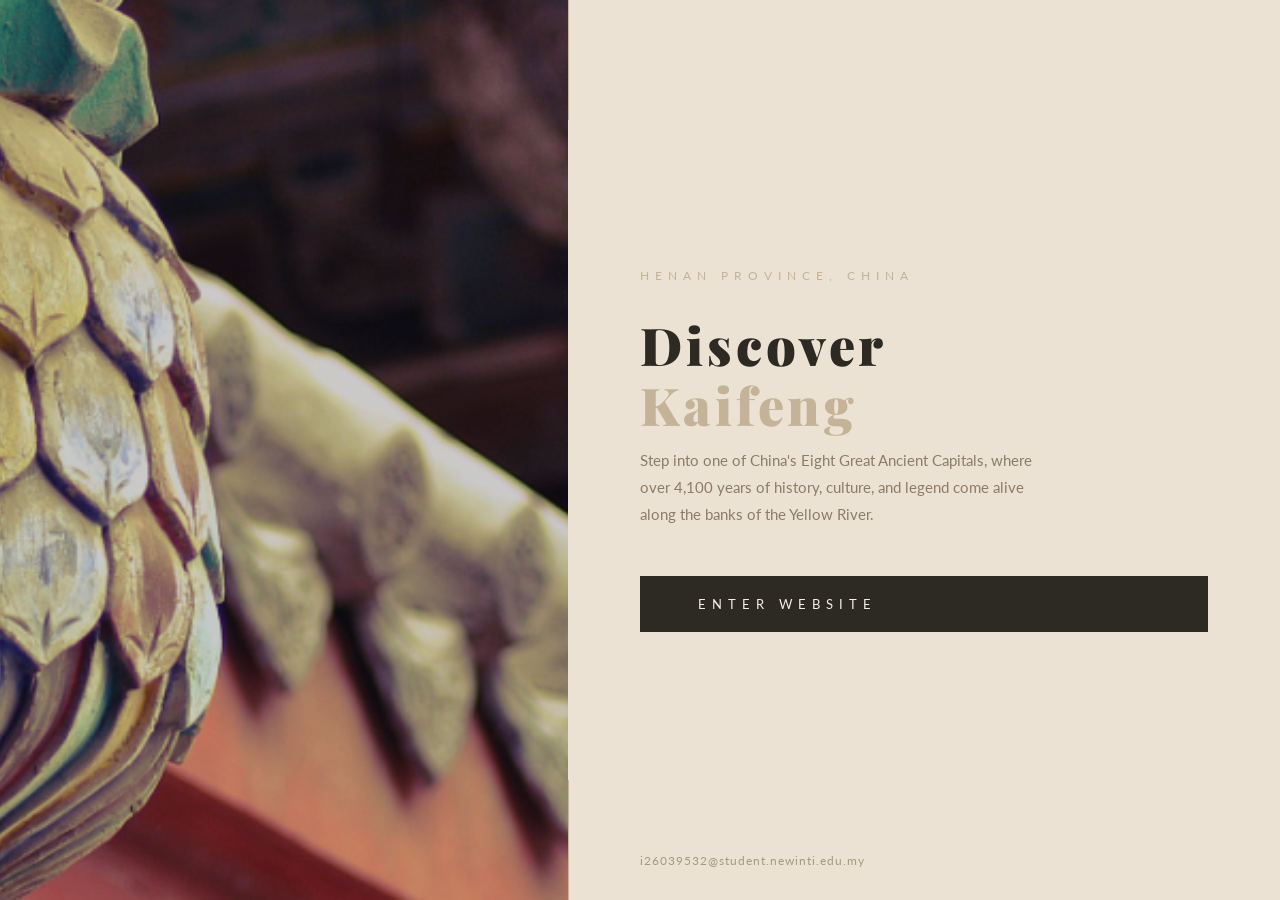
<file: index.html>
<!DOCTYPE html>
<html lang="en">
<head>
<!-- Google tag (gtag.js) -->
<script async src="https://www.googletagmanager.com/gtag/js?id=G-H61DDP8X4E"></script>
<script>
  window.dataLayer = window.dataLayer || [];
  function gtag(){dataLayer.push(arguments);}
  gtag('js', new Date());

  gtag('config', 'G-H61DDP8X4E');
</script>
    <meta charset="UTF-8">
    <meta name="viewport" content="width=device-width, initial-scale=1.0">
    <title>Discover Kaifeng</title>
    <link rel="stylesheet" href="./css/style.css">
</head>
<body>
    <div class="welcome-page">
        <div class="welcome-left">
            <img src="./images/banner2.png" alt="Kaifeng">
            <div class="welcome-left-overlay"></div>
        </div>
        <div class="welcome-right">
            <div class="welcome-tag">Henan Province, China</div>
            <h1>Discover <span>Kaifeng</span></h1>
            <p class="w-desc">Step into one of China's Eight Great Ancient Capitals, where over 4,100 years of history, culture, and legend come alive along the banks of the Yellow River.</p>
            <a href="./home.html" class="welcome-btn">Enter Website</a>
            <div class="welcome-email">i26039532@student.newinti.edu.my</div>
        </div>
    </div>
</body>
</html>
</file>
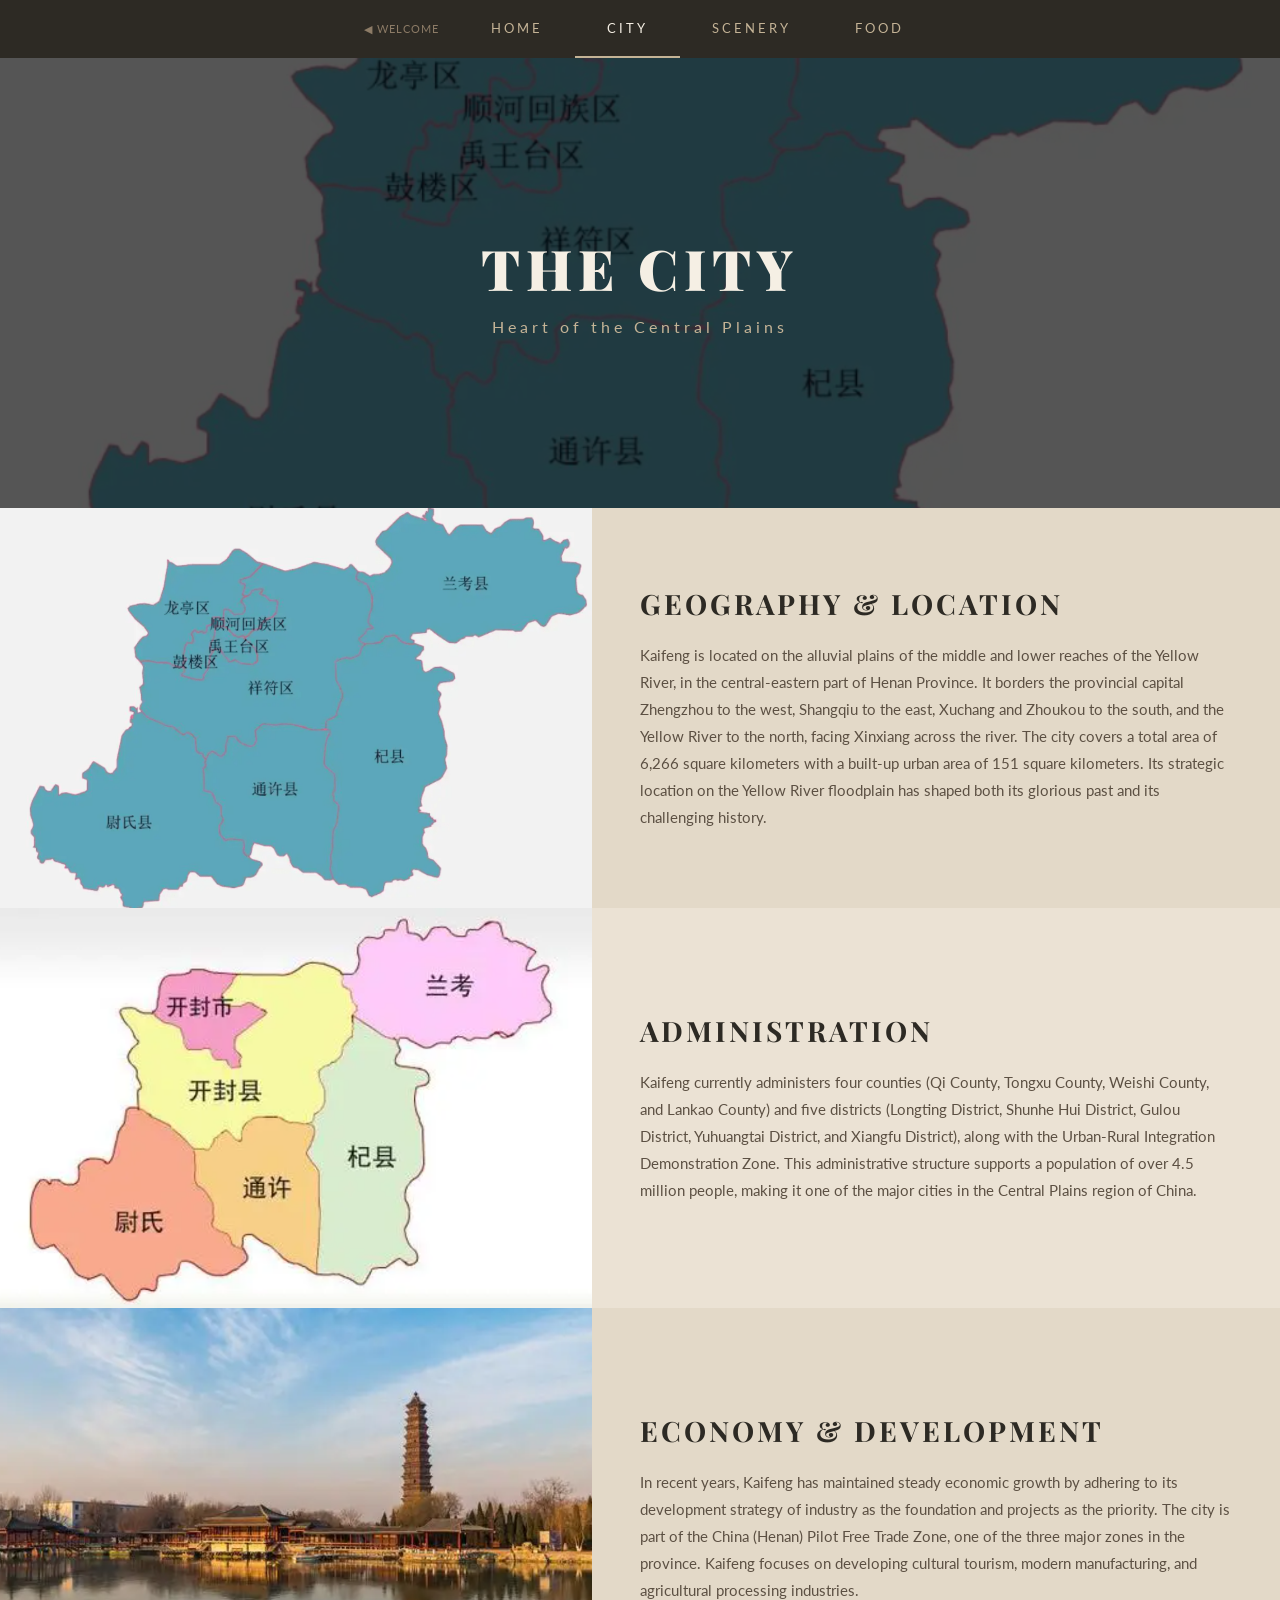
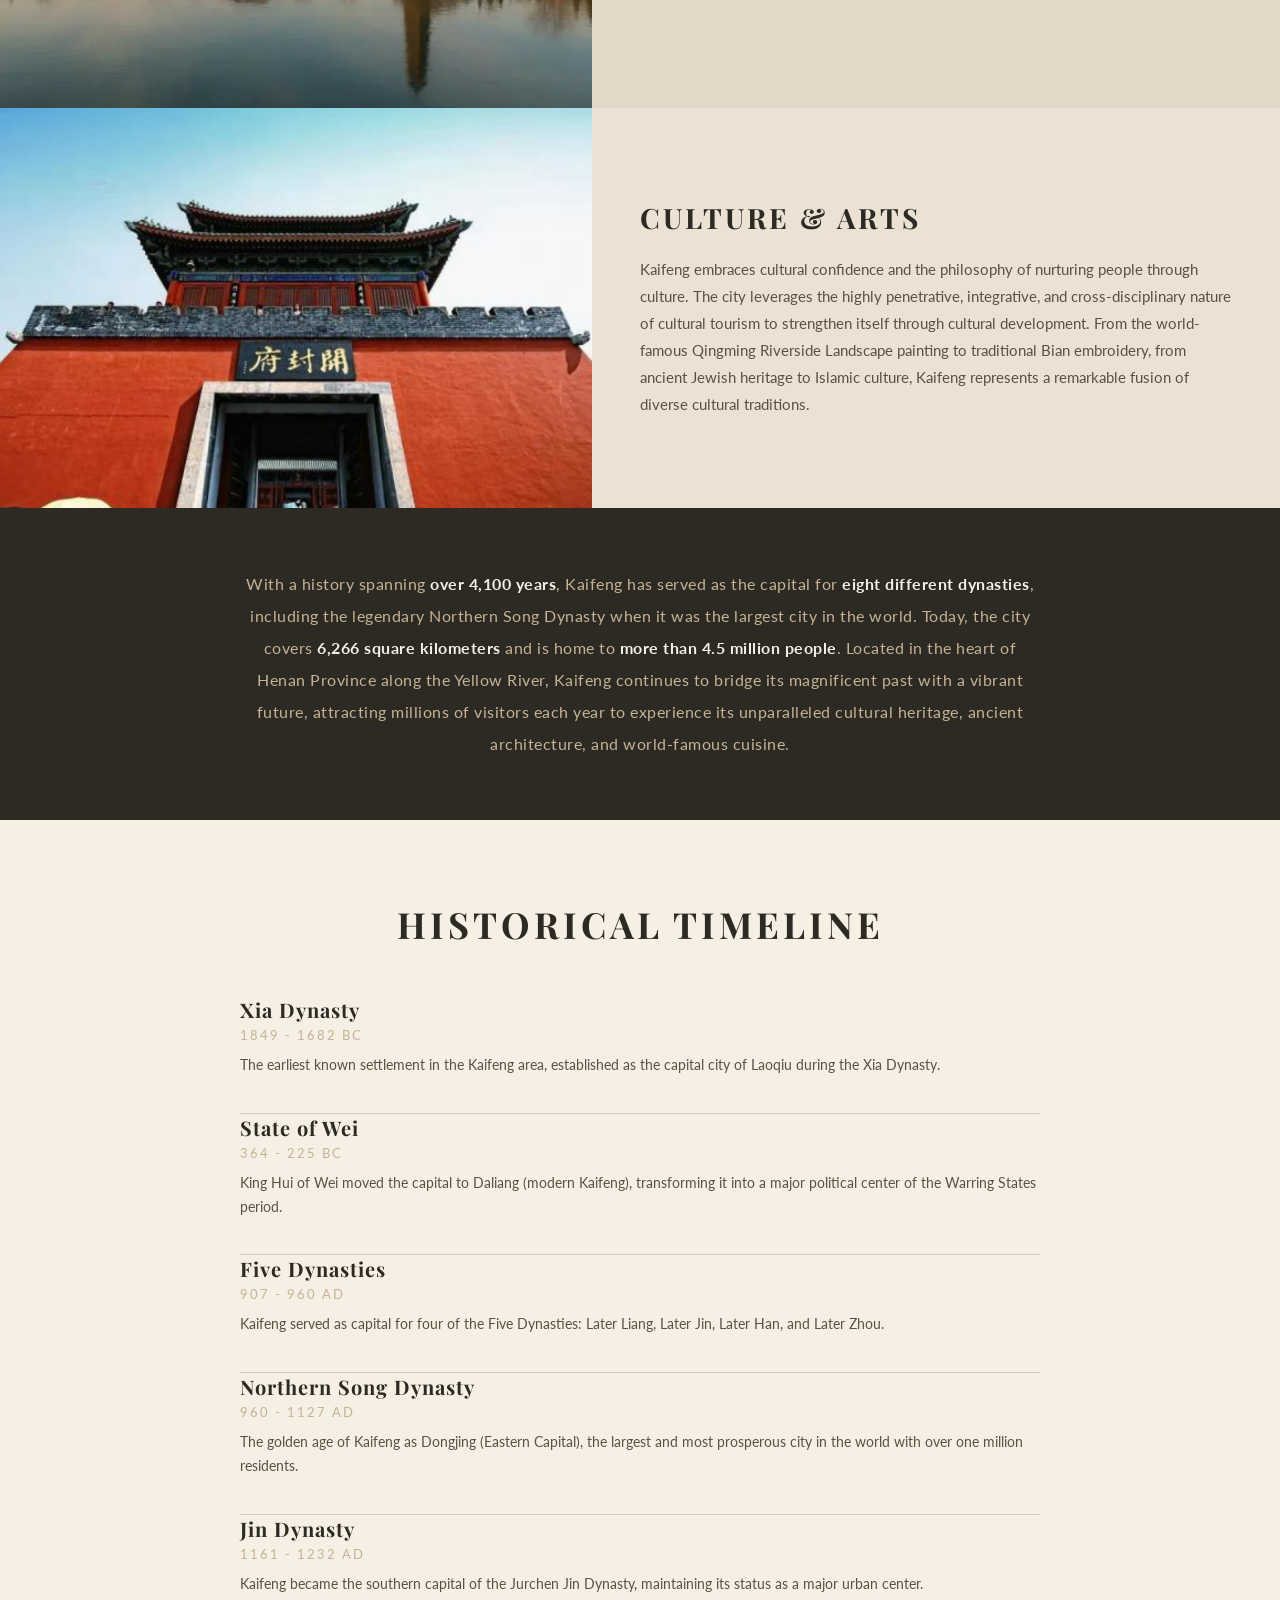
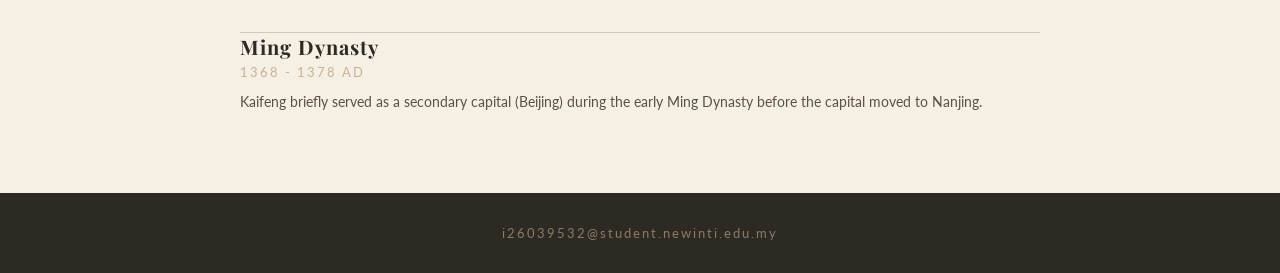
<file: city.html>
<!DOCTYPE html>
<html lang="en">
<head>
    <meta charset="UTF-8">
    <meta name="viewport" content="width=device-width, initial-scale=1.0">
    <title>Discover Kaifeng - City</title>
    <link rel="stylesheet" href="./css/style.css">
</head>
<body>
    <nav class="page-nav">
        <ul>
            <li class="nav-welcome"><a href="./index.html">&#9664; Welcome</a></li>
            <li><a href="./home.html">Home</a></li>
            <li><a href="./city.html" class="active">City</a></li>
            <li><a href="./scenery.html">Scenery</a></li>
            <li><a href="./food.html">Food</a></li>
        </ul>
    </nav>

    <section class="page-hero">
        <div class="page-hero-bg" style="background-image: url(./images/c1.png);"></div>
        <div class="page-hero-content">
            <h1>The City</h1>
            <p>Heart of the Central Plains</p>
        </div>
    </section>

    <div class="city-intro">
        <div class="city-block">
            <div class="city-block-img">
                <img src="./images/c1.png" alt="Kaifeng Geography">
            </div>
            <div class="city-block-text">
                <div>
                    <h3>Geography &amp; Location</h3>
                    <p>Kaifeng is located on the alluvial plains of the middle and lower reaches of the Yellow River, in the central-eastern part of Henan Province. It borders the provincial capital Zhengzhou to the west, Shangqiu to the east, Xuchang and Zhoukou to the south, and the Yellow River to the north, facing Xinxiang across the river. The city covers a total area of 6,266 square kilometers with a built-up urban area of 151 square kilometers. Its strategic location on the Yellow River floodplain has shaped both its glorious past and its challenging history.</p>
                </div>
            </div>
        </div>
        <div class="city-block">
            <div class="city-block-img">
                <img src="./images/c2.png" alt="Administrative Districts">
            </div>
            <div class="city-block-text">
                <div>
                    <h3>Administration</h3>
                    <p>Kaifeng currently administers four counties (Qi County, Tongxu County, Weishi County, and Lankao County) and five districts (Longting District, Shunhe Hui District, Gulou District, Yuhuangtai District, and Xiangfu District), along with the Urban-Rural Integration Demonstration Zone. This administrative structure supports a population of over 4.5 million people, making it one of the major cities in the Central Plains region of China.</p>
                </div>
            </div>
        </div>
        <div class="city-block">
            <div class="city-block-img">
                <img src="./images/c3.png" alt="Kaifeng Economy">
            </div>
            <div class="city-block-text">
                <div>
                    <h3>Economy &amp; Development</h3>
                    <p>In recent years, Kaifeng has maintained steady economic growth by adhering to its development strategy of industry as the foundation and projects as the priority. The city is part of the China (Henan) Pilot Free Trade Zone, one of the three major zones in the province. Kaifeng focuses on developing cultural tourism, modern manufacturing, and agricultural processing industries.</p>
                </div>
            </div>
        </div>
        <div class="city-block">
            <div class="city-block-img">
                <img src="./images/c4.png" alt="Kaifeng Culture">
            </div>
            <div class="city-block-text">
                <div>
                    <h3>Culture &amp; Arts</h3>
                    <p>Kaifeng embraces cultural confidence and the philosophy of nurturing people through culture. The city leverages the highly penetrative, integrative, and cross-disciplinary nature of cultural tourism to strengthen itself through cultural development. From the world-famous Qingming Riverside Landscape painting to traditional Bian embroidery, from ancient Jewish heritage to Islamic culture, Kaifeng represents a remarkable fusion of diverse cultural traditions.</p>
                </div>
            </div>
        </div>
    </div>

    <section class="city-stats-text">
        <div class="city-stats-text-container">
            <p>With a history spanning <strong>over 4,100 years</strong>, Kaifeng has served as the capital for <strong>eight different dynasties</strong>, including the legendary Northern Song Dynasty when it was the largest city in the world. Today, the city covers <strong>6,266 square kilometers</strong> and is home to <strong>more than 4.5 million people</strong>. Located in the heart of Henan Province along the Yellow River, Kaifeng continues to bridge its magnificent past with a vibrant future, attracting millions of visitors each year to experience its unparalleled cultural heritage, ancient architecture, and world-famous cuisine.</p>
        </div>
    </section>

    <section class="city-timeline">
        <div class="city-timeline-container">
            <div class="city-timeline-title">
                <h2>Historical Timeline</h2>
            </div>
            <div class="timeline-list">
                <div class="timeline-item">
                    <h4>Xia Dynasty</h4>
                    <div class="tl-date">1849 - 1682 BC</div>
                    <p>The earliest known settlement in the Kaifeng area, established as the capital city of Laoqiu during the Xia Dynasty.</p>
                </div>
                <div class="timeline-item">
                    <h4>State of Wei</h4>
                    <div class="tl-date">364 - 225 BC</div>
                    <p>King Hui of Wei moved the capital to Daliang (modern Kaifeng), transforming it into a major political center of the Warring States period.</p>
                </div>
                <div class="timeline-item">
                    <h4>Five Dynasties</h4>
                    <div class="tl-date">907 - 960 AD</div>
                    <p>Kaifeng served as capital for four of the Five Dynasties: Later Liang, Later Jin, Later Han, and Later Zhou.</p>
                </div>
                <div class="timeline-item">
                    <h4>Northern Song Dynasty</h4>
                    <div class="tl-date">960 - 1127 AD</div>
                    <p>The golden age of Kaifeng as Dongjing (Eastern Capital), the largest and most prosperous city in the world with over one million residents.</p>
                </div>
                <div class="timeline-item">
                    <h4>Jin Dynasty</h4>
                    <div class="tl-date">1161 - 1232 AD</div>
                    <p>Kaifeng became the southern capital of the Jurchen Jin Dynasty, maintaining its status as a major urban center.</p>
                </div>
                <div class="timeline-item">
                    <h4>Ming Dynasty</h4>
                    <div class="tl-date">1368 - 1378 AD</div>
                    <p>Kaifeng briefly served as a secondary capital (Beijing) during the early Ming Dynasty before the capital moved to Nanjing.</p>
                </div>
            </div>
        </div>
    </section>

    <footer class="page-footer">
        i26039532@student.newinti.edu.my
    </footer>
</body>
</html>
</file>
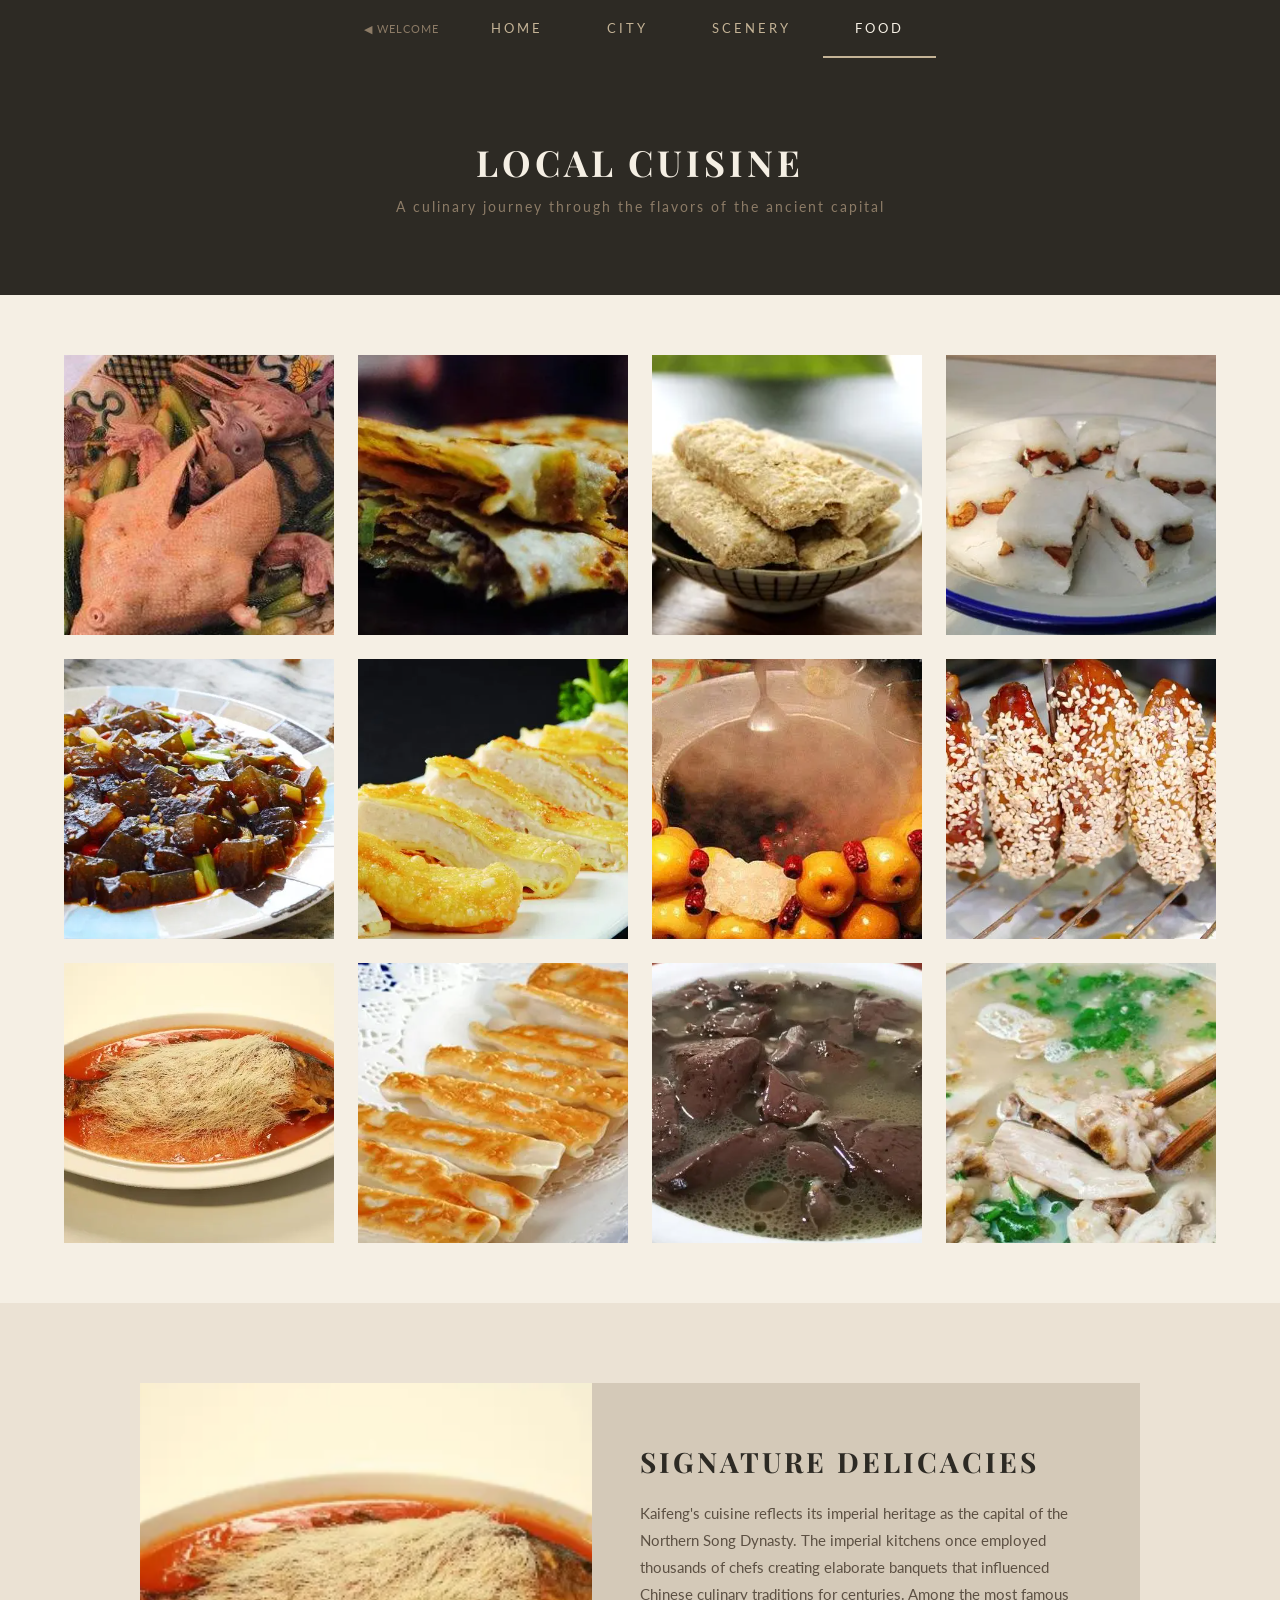
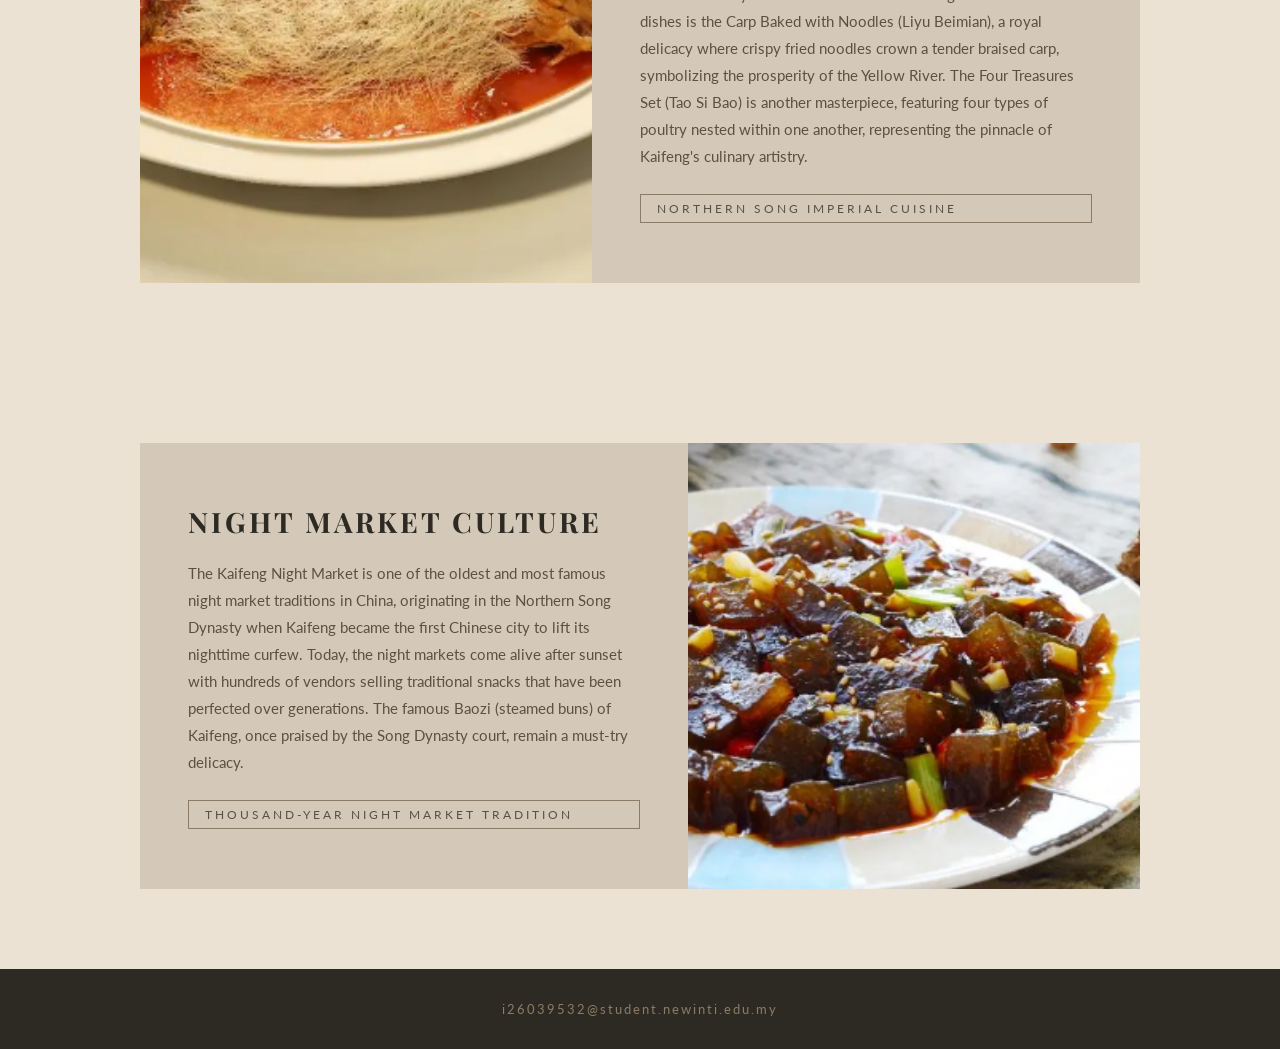
<file: food.html>
<!DOCTYPE html>
<html lang="en">
<head>
    <meta charset="UTF-8">
    <meta name="viewport" content="width=device-width, initial-scale=1.0">
    <title>Discover Kaifeng - Food</title>
    <link rel="stylesheet" href="./css/style.css">
</head>
<body>
    <nav class="page-nav">
        <ul>
            <li class="nav-welcome"><a href="./index.html">&#9664; Welcome</a></li>
            <li><a href="./home.html">Home</a></li>
            <li><a href="./city.html">City</a></li>
            <li><a href="./scenery.html">Scenery</a></li>
            <li><a href="./food.html" class="active">Food</a></li>
        </ul>
    </nav>

    <section class="food-section">
        <div class="food-header">
            <h2>Local Cuisine</h2>
            <p>A culinary journey through the flavors of the ancient capital</p>
        </div>

        <div class="food-grid">
            <div class="food-card">
                <img src="./images/food1.png" alt="Four Treasures Set">
                <div class="food-card-label">Four Treasures Set</div>
            </div>
            <div class="food-card">
                <img src="./images/food2.png" alt="Mutton Baked Bread">
                <div class="food-card-label">Mutton Baked Bread</div>
            </div>
            <div class="food-card">
                <img src="./images/food3.png" alt="Peanut Cake">
                <div class="food-card-label">Peanut Cake</div>
            </div>
            <div class="food-card">
                <img src="./images/food4.png" alt="Glutinous Rice Cake">
                <div class="food-card-label">Glutinous Rice Cake</div>
            </div>
            <div class="food-card">
                <img src="./images/food5.png" alt="Stir-fried Jelly">
                <div class="food-card-label">Stir-fried Jelly</div>
            </div>
            <div class="food-card">
                <img src="./images/food6.png" alt="Pan-fried Tofu">
                <div class="food-card-label">Pan-fried Tofu</div>
            </div>
            <div class="food-card">
                <img src="./images/food7.png" alt="Rock Sugar Pear">
                <div class="food-card-label">Rock Sugar Pear</div>
            </div>
            <div class="food-card">
                <img src="./images/food8.png" alt="Sesame Chicken Wings">
                <div class="food-card-label">Sesame Chicken Wings</div>
            </div>
            <div class="food-card">
                <img src="./images/food9.png" alt="Carp with Noodles">
                <div class="food-card-label">Carp with Noodles</div>
            </div>
            <div class="food-card">
                <img src="./images/food10.png" alt="Kaifeng Potstickers">
                <div class="food-card-label">Kaifeng Potstickers</div>
            </div>
            <div class="food-card">
                <img src="./images/food11.png" alt="Chicken Blood Soup">
                <div class="food-card-label">Chicken Blood Soup</div>
            </div>
            <div class="food-card">
                <img src="./images/food12.png" alt="Sheep Intestine Soup">
                <div class="food-card-label">Sheep Intestine Soup</div>
            </div>
        </div>

        <div class="food-featured">
            <div class="food-featured-container">
                <div class="food-featured-img">
                    <img src="./images/food9.png" alt="Signature Dish">
                </div>
                <div class="food-featured-text">
                    <h3>Signature Delicacies</h3>
                    <p>Kaifeng's cuisine reflects its imperial heritage as the capital of the Northern Song Dynasty. The imperial kitchens once employed thousands of chefs creating elaborate banquets that influenced Chinese culinary traditions for centuries. Among the most famous dishes is the Carp Baked with Noodles (Liyu Beimian), a royal delicacy where crispy fried noodles crown a tender braised carp, symbolizing the prosperity of the Yellow River. The Four Treasures Set (Tao Si Bao) is another masterpiece, featuring four types of poultry nested within one another, representing the pinnacle of Kaifeng's culinary artistry.</p>
                    <span class="food-tag">Northern Song Imperial Cuisine</span>
                </div>
            </div>
        </div>

        <div class="food-featured">
            <div class="food-featured-container" style="flex-direction: row-reverse;">
                <div class="food-featured-img">
                    <img src="./images/food5.png" alt="Street Food">
                </div>
                <div class="food-featured-text">
                    <h3>Night Market Culture</h3>
                    <p>The Kaifeng Night Market is one of the oldest and most famous night market traditions in China, originating in the Northern Song Dynasty when Kaifeng became the first Chinese city to lift its nighttime curfew. Today, the night markets come alive after sunset with hundreds of vendors selling traditional snacks that have been perfected over generations. The famous Baozi (steamed buns) of Kaifeng, once praised by the Song Dynasty court, remain a must-try delicacy.</p>
                    <span class="food-tag">Thousand-Year Night Market Tradition</span>
                </div>
            </div>
        </div>
    </section>

    <footer class="page-footer">
        i26039532@student.newinti.edu.my
    </footer>
</body>
</html>
</file>
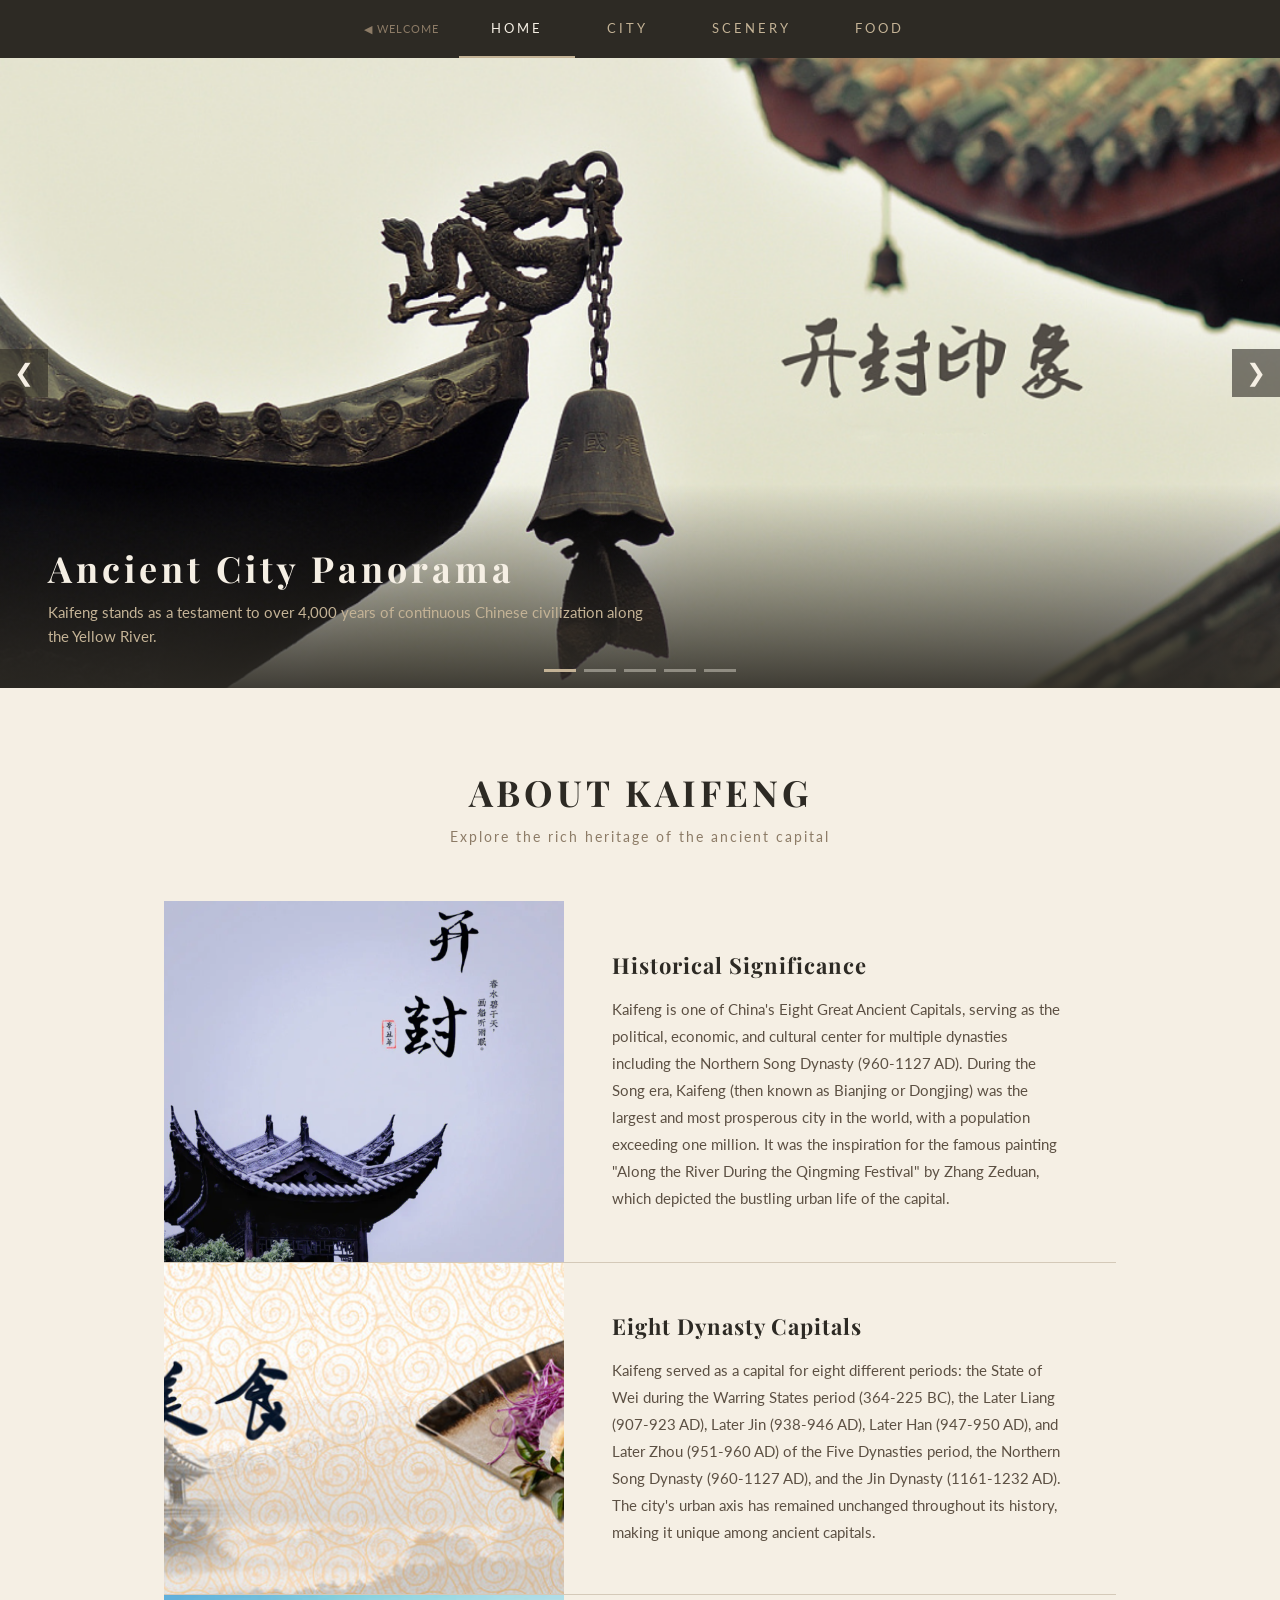
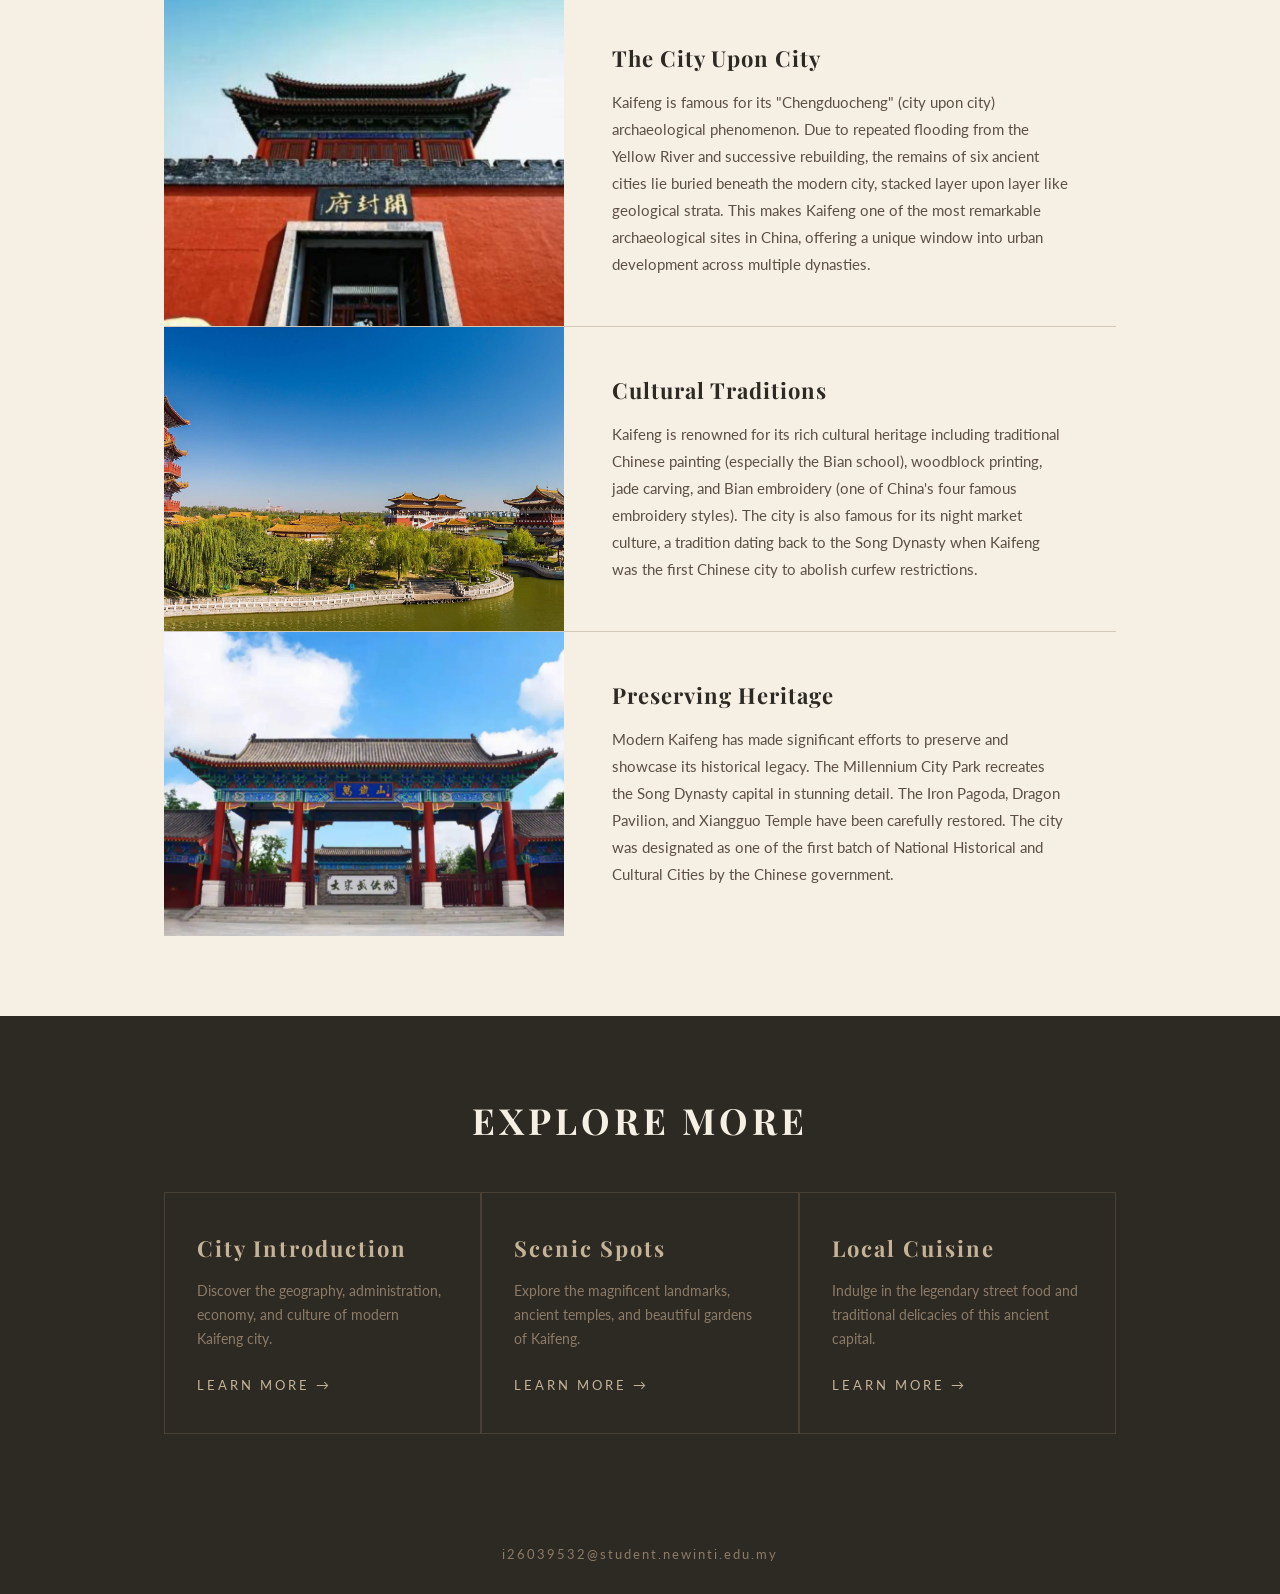
<file: home.html>
<!DOCTYPE html>
<html lang="en">
<head>
    <meta charset="UTF-8">
    <meta name="viewport" content="width=device-width, initial-scale=1.0">
    <title>Discover Kaifeng - Home</title>
    <link rel="stylesheet" href="./css/style.css">
</head>
<body>
    <nav class="page-nav">
        <ul>
            <li class="nav-welcome"><a href="./index.html">&#9664; Welcome</a></li>
            <li><a href="./home.html" class="active">Home</a></li>
            <li><a href="./city.html">City</a></li>
            <li><a href="./scenery.html">Scenery</a></li>
            <li><a href="./food.html">Food</a></li>
        </ul>
    </nav>

    <section class="hero-carousel">
        <div class="hero-carousel-track" id="carouselTrack">
            <div class="hero-carousel-slide">
                <img src="./images/banner.png" alt="Kaifeng Panorama">
                <div class="hero-carousel-caption">
                    <h2>Ancient City Panorama</h2>
                    <p>Kaifeng stands as a testament to over 4,000 years of continuous Chinese civilization along the Yellow River.</p>
                </div>
            </div>
            <div class="hero-carousel-slide">
                <img src="./images/banner2.png" alt="Historic Architecture">
                <div class="hero-carousel-caption">
                    <h2>Imperial Architecture</h2>
                    <p>The city preserves magnificent examples of Song Dynasty architecture that once housed emperors and scholars.</p>
                </div>
            </div>
            <div class="hero-carousel-slide">
                <img src="./images/banner3.png" alt="Cultural Heritage">
                <div class="hero-carousel-caption">
                    <h2>Cultural Heritage</h2>
                    <p>From calligraphy to traditional opera, Kaifeng remains a vibrant center of Chinese cultural traditions.</p>
                </div>
            </div>
            <div class="hero-carousel-slide">
                <img src="./images/banner4.png" alt="Natural Beauty">
                <div class="hero-carousel-caption">
                    <h2>Scenic Landscapes</h2>
                    <p>Beautiful lakes, gardens, and historic parks weave nature seamlessly into the urban fabric.</p>
                </div>
            </div>
            <div class="hero-carousel-slide">
                <img src="./images/banner5.png" alt="Modern City">
                <div class="hero-carousel-caption">
                    <h2>Modern Kaifeng</h2>
                    <p>Today's Kaifeng blends ancient charm with modern development along the Yellow River.</p>
                </div>
            </div>
        </div>
        <button class="hero-carousel-btn hero-carousel-prev" onclick="moveCarousel(-1)">&#10094;</button>
        <button class="hero-carousel-btn hero-carousel-next" onclick="moveCarousel(1)">&#10095;</button>
        <div class="hero-carousel-dots" id="carouselDots"></div>
    </section>

    <section class="about-section">
        <div class="about-container">
            <div class="about-section-title">
                <h2>About Kaifeng</h2>
                <p>Explore the rich heritage of the ancient capital</p>
            </div>
            <div class="about-block">
                <div class="about-block-img">
                    <img src="./images/keifeng1.png" alt="Kaifeng History">
                </div>
                <div class="about-block-text">
                    <h3>Historical Significance</h3>
                    <p>Kaifeng is one of China's Eight Great Ancient Capitals, serving as the political, economic, and cultural center for multiple dynasties including the Northern Song Dynasty (960-1127 AD). During the Song era, Kaifeng (then known as Bianjing or Dongjing) was the largest and most prosperous city in the world, with a population exceeding one million. It was the inspiration for the famous painting "Along the River During the Qingming Festival" by Zhang Zeduan, which depicted the bustling urban life of the capital.</p>
                </div>
            </div>
            <div class="about-block">
                <div class="about-block-img">
                    <img src="./images/banner3.png" alt="Dynasty Capitals">
                </div>
                <div class="about-block-text">
                    <h3>Eight Dynasty Capitals</h3>
                    <p>Kaifeng served as a capital for eight different periods: the State of Wei during the Warring States period (364-225 BC), the Later Liang (907-923 AD), Later Jin (938-946 AD), Later Han (947-950 AD), and Later Zhou (951-960 AD) of the Five Dynasties period, the Northern Song Dynasty (960-1127 AD), and the Jin Dynasty (1161-1232 AD). The city's urban axis has remained unchanged throughout its history, making it unique among ancient capitals.</p>
                </div>
            </div>
            <div class="about-block">
                <div class="about-block-img">
                    <img src="./images/c4.png" alt="City Upon City">
                </div>
                <div class="about-block-text">
                    <h3>The City Upon City</h3>
                    <p>Kaifeng is famous for its "Chengduocheng" (city upon city) archaeological phenomenon. Due to repeated flooding from the Yellow River and successive rebuilding, the remains of six ancient cities lie buried beneath the modern city, stacked layer upon layer like geological strata. This makes Kaifeng one of the most remarkable archaeological sites in China, offering a unique window into urban development across multiple dynasties.</p>
                </div>
            </div>
            <div class="about-block">
                <div class="about-block-img">
                    <img src="./images/f1.png" alt="Cultural Traditions">
                </div>
                <div class="about-block-text">
                    <h3>Cultural Traditions</h3>
                    <p>Kaifeng is renowned for its rich cultural heritage including traditional Chinese painting (especially the Bian school), woodblock printing, jade carving, and Bian embroidery (one of China's four famous embroidery styles). The city is also famous for its night market culture, a tradition dating back to the Song Dynasty when Kaifeng was the first Chinese city to abolish curfew restrictions.</p>
                </div>
            </div>
            <div class="about-block">
                <div class="about-block-img">
                    <img src="./images/f5.png" alt="Heritage Preservation">
                </div>
                <div class="about-block-text">
                    <h3>Preserving Heritage</h3>
                    <p>Modern Kaifeng has made significant efforts to preserve and showcase its historical legacy. The Millennium City Park recreates the Song Dynasty capital in stunning detail. The Iron Pagoda, Dragon Pavilion, and Xiangguo Temple have been carefully restored. The city was designated as one of the first batch of National Historical and Cultural Cities by the Chinese government.</p>
                </div>
            </div>
        </div>
    </section>

    <section class="home-links">
        <div class="home-links-container">
            <div class="home-links-title">
                <h2>Explore More</h2>
            </div>
            <div class="home-links-grid">
                <a href="./city.html" class="home-link-card">
                    <h3>City Introduction</h3>
                    <p>Discover the geography, administration, economy, and culture of modern Kaifeng city.</p>
                    <span>Learn More &#8594;</span>
                </a>
                <a href="./scenery.html" class="home-link-card">
                    <h3>Scenic Spots</h3>
                    <p>Explore the magnificent landmarks, ancient temples, and beautiful gardens of Kaifeng.</p>
                    <span>Learn More &#8594;</span>
                </a>
                <a href="./food.html" class="home-link-card">
                    <h3>Local Cuisine</h3>
                    <p>Indulge in the legendary street food and traditional delicacies of this ancient capital.</p>
                    <span>Learn More &#8594;</span>
                </a>
            </div>
        </div>
    </section>

    <footer class="page-footer">
        i26039532@student.newinti.edu.my
    </footer>

    <script>
        let currentSlide = 0;
        const track = document.getElementById('carouselTrack');
        const slides = track.querySelectorAll('.hero-carousel-slide');
        const dotsContainer = document.getElementById('carouselDots');
        let autoPlayTimer;

        for (let i = 0; i < slides.length; i++) {
            const dot = document.createElement('span');
            if (i === 0) dot.classList.add('active');
            dot.addEventListener('click', function() { goToSlide(i); });
            dotsContainer.appendChild(dot);
        }

        function moveCarousel(dir) {
            currentSlide = (currentSlide + dir + slides.length) % slides.length;
            updateCarousel();
            resetAutoPlay();
        }

        function goToSlide(index) {
            currentSlide = index;
            updateCarousel();
            resetAutoPlay();
        }

        function updateCarousel() {
            track.style.transform = 'translateX(-' + (currentSlide * 100) + '%)';
            const dots = dotsContainer.querySelectorAll('span');
            dots.forEach(function(d, i) {
                d.classList.toggle('active', i === currentSlide);
            });
        }

        function resetAutoPlay() {
            clearInterval(autoPlayTimer);
            autoPlayTimer = setInterval(function() { moveCarousel(1); }, 4500);
        }

        resetAutoPlay();
    </script>
</body>
</html>
</file>
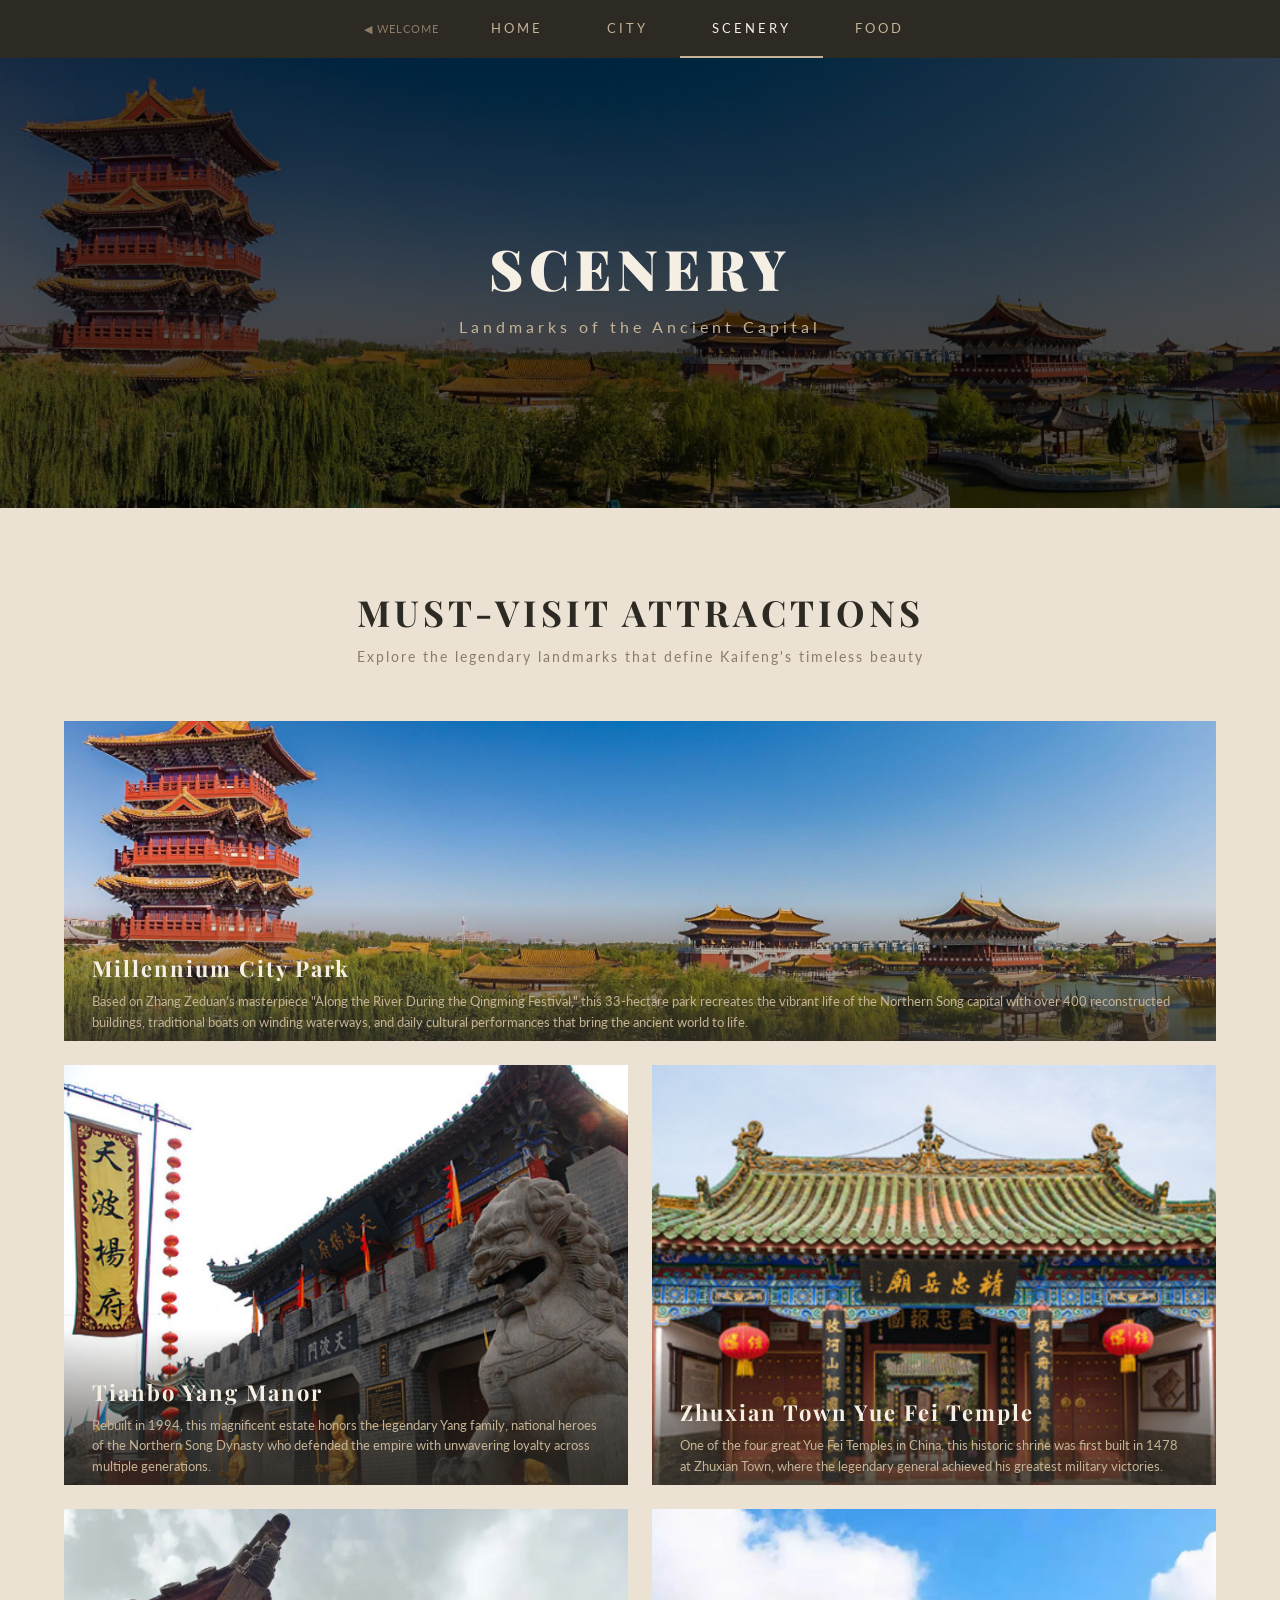
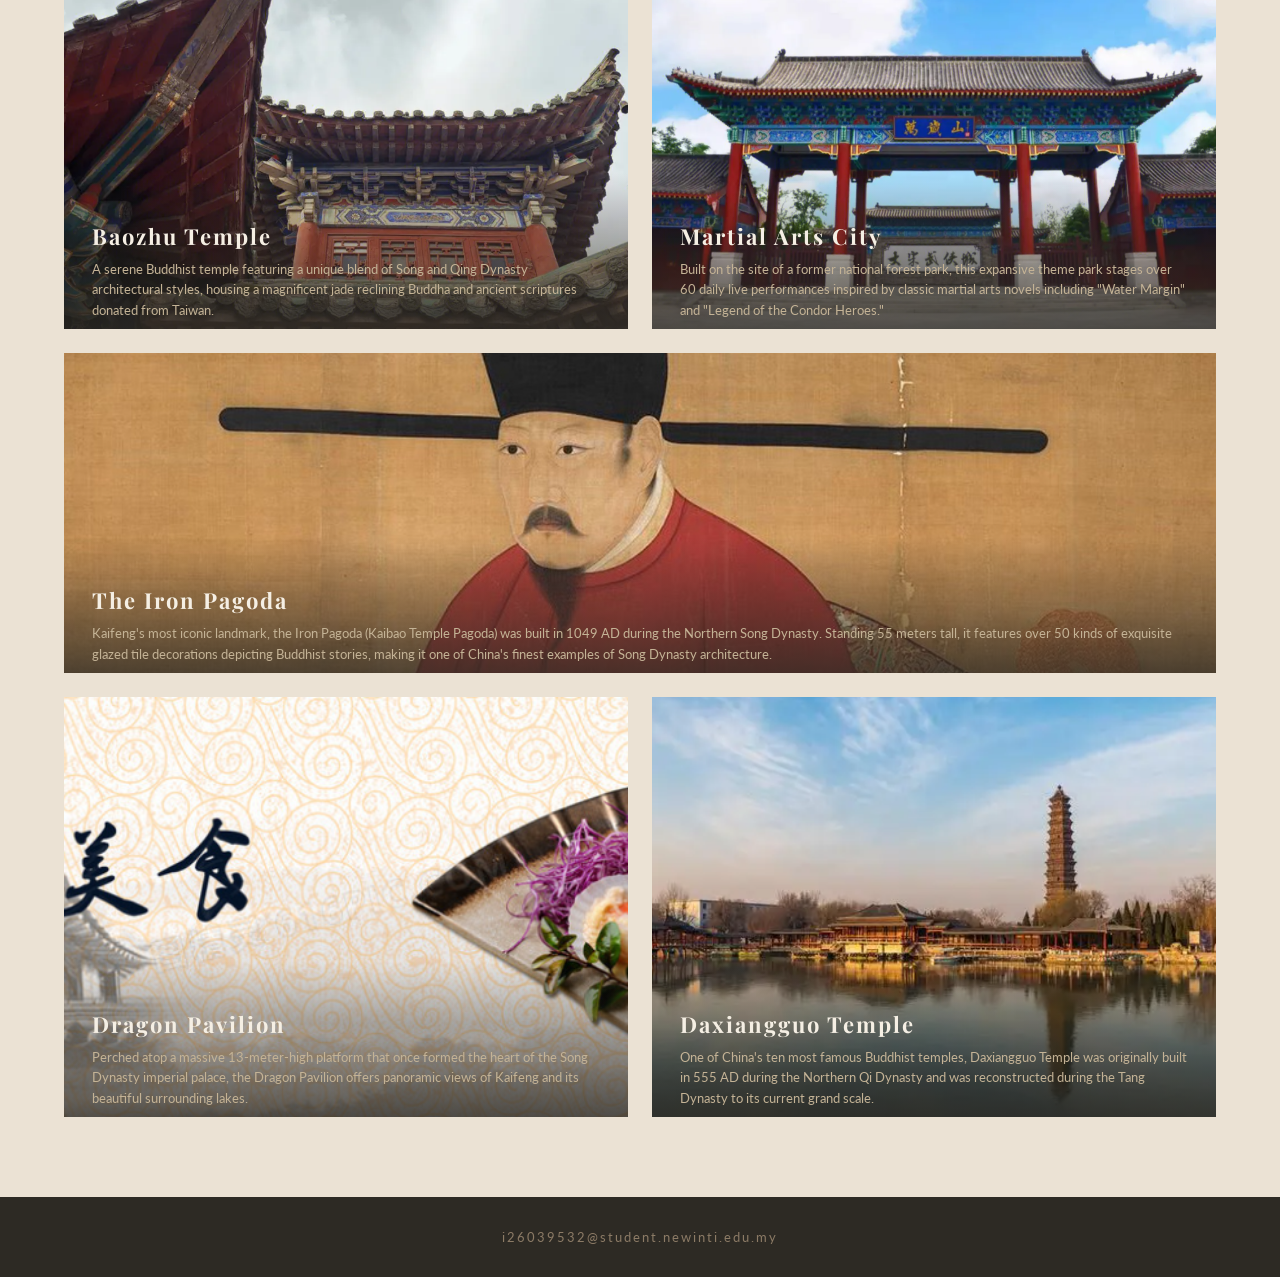
<file: scenery.html>
<!DOCTYPE html>
<html lang="en">
<head>
    <meta charset="UTF-8">
    <meta name="viewport" content="width=device-width, initial-scale=1.0">
    <title>Discover Kaifeng - Scenery</title>
    <link rel="stylesheet" href="./css/style.css">
</head>
<body>
    <nav class="page-nav">
        <ul>
            <li class="nav-welcome"><a href="./index.html">&#9664; Welcome</a></li>
            <li><a href="./home.html">Home</a></li>
            <li><a href="./city.html">City</a></li>
            <li><a href="./scenery.html" class="active">Scenery</a></li>
            <li><a href="./food.html">Food</a></li>
        </ul>
    </nav>

    <section class="page-hero">
        <div class="page-hero-bg" style="background-image: url(./images/f1.png);"></div>
        <div class="page-hero-content">
            <h1>Scenery</h1>
            <p>Landmarks of the Ancient Capital</p>
        </div>
    </section>

    <section class="scenery-gallery">
        <div class="scenery-container">
            <div class="scenery-title">
                <h2>Must-Visit Attractions</h2>
                <p>Explore the legendary landmarks that define Kaifeng's timeless beauty</p>
            </div>
            <div class="scenery-grid">
                <div class="scenery-card scenery-full">
                    <img src="./images/f1.png" alt="Millennium City Park">
                    <div class="scenery-card-overlay">
                        <h3>Millennium City Park</h3>
                        <p>Based on Zhang Zeduan's masterpiece "Along the River During the Qingming Festival," this 33-hectare park recreates the vibrant life of the Northern Song capital with over 400 reconstructed buildings, traditional boats on winding waterways, and daily cultural performances that bring the ancient world to life.</p>
                    </div>
                </div>
                <div class="scenery-card">
                    <img src="./images/f2.png" alt="Tianbo Yang Manor">
                    <div class="scenery-card-overlay">
                        <h3>Tianbo Yang Manor</h3>
                        <p>Rebuilt in 1994, this magnificent estate honors the legendary Yang family, national heroes of the Northern Song Dynasty who defended the empire with unwavering loyalty across multiple generations.</p>
                    </div>
                </div>
                <div class="scenery-card">
                    <img src="./images/f3.png" alt="Zhuxian Town Yue Fei Temple">
                    <div class="scenery-card-overlay">
                        <h3>Zhuxian Town Yue Fei Temple</h3>
                        <p>One of the four great Yue Fei Temples in China, this historic shrine was first built in 1478 at Zhuxian Town, where the legendary general achieved his greatest military victories.</p>
                    </div>
                </div>
                <div class="scenery-card">
                    <img src="./images/f4.png" alt="Baozhu Temple">
                    <div class="scenery-card-overlay">
                        <h3>Baozhu Temple</h3>
                        <p>A serene Buddhist temple featuring a unique blend of Song and Qing Dynasty architectural styles, housing a magnificent jade reclining Buddha and ancient scriptures donated from Taiwan.</p>
                    </div>
                </div>
                <div class="scenery-card">
                    <img src="./images/f5.png" alt="Song Dynasty Martial Arts City">
                    <div class="scenery-card-overlay">
                        <h3>Martial Arts City</h3>
                        <p>Built on the site of a former national forest park, this expansive theme park stages over 60 daily live performances inspired by classic martial arts novels including "Water Margin" and "Legend of the Condor Heroes."</p>
                    </div>
                </div>
                <div class="scenery-card scenery-full">
                    <img src="./images/banner4.png" alt="Iron Pagoda">
                    <div class="scenery-card-overlay">
                        <h3>The Iron Pagoda</h3>
                        <p>Kaifeng's most iconic landmark, the Iron Pagoda (Kaibao Temple Pagoda) was built in 1049 AD during the Northern Song Dynasty. Standing 55 meters tall, it features over 50 kinds of exquisite glazed tile decorations depicting Buddhist stories, making it one of China's finest examples of Song Dynasty architecture.</p>
                    </div>
                </div>
                <div class="scenery-card">
                    <img src="./images/banner3.png" alt="Dragon Pavilion">
                    <div class="scenery-card-overlay">
                        <h3>Dragon Pavilion</h3>
                        <p>Perched atop a massive 13-meter-high platform that once formed the heart of the Song Dynasty imperial palace, the Dragon Pavilion offers panoramic views of Kaifeng and its beautiful surrounding lakes.</p>
                    </div>
                </div>
                <div class="scenery-card">
                    <img src="./images/c3.png" alt="Daxiangguo Temple">
                    <div class="scenery-card-overlay">
                        <h3>Daxiangguo Temple</h3>
                        <p>One of China's ten most famous Buddhist temples, Daxiangguo Temple was originally built in 555 AD during the Northern Qi Dynasty and was reconstructed during the Tang Dynasty to its current grand scale.</p>
                    </div>
                </div>
            </div>
        </div>
    </section>

    <footer class="page-footer">
        i26039532@student.newinti.edu.my
    </footer>
</body>
</html>
</file>
<file: css/style.css>
@import url('https://fonts.googleapis.com/css2?family=Playfair+Display:wght@400;700;900&family=Lato:wght@300;400;700&display=swap');

* {
    margin: 0;
    padding: 0;
    list-style: none;
    box-sizing: border-box;
}

html {
    scroll-behavior: smooth;
}

body {
    font-family: 'Lato', sans-serif;
    color: #2D2A24;
    background-color: #F5EFE4;
}

a {
    text-decoration: none;
    color: inherit;
}

img {
    max-width: 100%;
    display: block;
}

.welcome-page {
    width: 100vw;
    height: 100vh;
    position: relative;
    overflow: hidden;
    display: flex;
}

.welcome-left {
    flex: 1;
    position: relative;
    overflow: hidden;
}

.welcome-left img {
    width: 100%;
    height: 100%;
    object-fit: cover;
}

.welcome-left-overlay {
    position: absolute;
    top: 0;
    left: 0;
    width: 100%;
    height: 100%;
    background: rgba(45,42,36,0.25);
}

.welcome-right {
    flex: 1;
    background-color: #EBE2D4;
    display: flex;
    flex-direction: column;
    justify-content: center;
    padding: 80px 72px;
    position: relative;
}

.welcome-right::before {
    content: '';
    position: absolute;
    top: 0;
    left: 0;
    width: 1px;
    height: 120px;
    background-color: #C4B396;
}

.welcome-right::after {
    content: '';
    position: absolute;
    bottom: 0;
    left: 0;
    width: 1px;
    height: 120px;
    background-color: #C4B396;
}

.welcome-tag {
    font-size: 12px;
    color: #C4B396;
    letter-spacing: 6px;
    text-transform: uppercase;
    margin-bottom: 32px;
}

.welcome-right h1 {
    font-family: 'Playfair Display', serif;
    font-size: 52px;
    font-weight: 900;
    color: #2D2A24;
    letter-spacing: 4px;
    margin-bottom: 12px;
    line-height: 1.15;
}

.welcome-right h1 span {
    display: block;
    color: #C4B396;
}

.welcome-right .w-desc {
    font-size: 15px;
    color: #8C7B66;
    line-height: 1.8;
    margin-bottom: 48px;
    max-width: 420px;
}

.welcome-btn {
    display: inline-block;
    padding: 18px 56px;
    background-color: #2D2A24;
    border: 2px solid #2D2A24;
    color: #F5EFE4;
    font-size: 13px;
    letter-spacing: 6px;
    text-transform: uppercase;
    cursor: pointer;
    transition: all 0.4s ease;
    font-family: 'Lato', sans-serif;
}

.welcome-btn:hover {
    background-color: #C4B396;
    border-color: #C4B396;
    color: #2D2A24;
}

.welcome-email {
    position: absolute;
    bottom: 32px;
    left: 72px;
    color: #A89880;
    font-size: 12px;
    letter-spacing: 1px;
}

.page-nav {
    width: 100%;
    background-color: #2D2A24;
    position: sticky;
    top: 0;
    z-index: 100;
}

.page-nav ul {
    display: flex;
    max-width: 1200px;
    margin: 0 auto;
    justify-content: center;
    align-items: center;
}

.page-nav ul li a {
    display: block;
    padding: 20px 32px;
    color: #C4B396;
    font-size: 13px;
    letter-spacing: 3px;
    text-transform: uppercase;
    transition: all 0.3s ease;
    border-bottom: 2px solid transparent;
}

.page-nav ul li.nav-welcome a {
    color: #8C7B66;
    letter-spacing: 1px;
    font-size: 11px;
    border-bottom: none;
    padding: 20px 20px;
}

.page-nav ul li.nav-welcome a:hover {
    color: #C4B396;
}

.page-nav ul li a:hover,
.page-nav ul li a.active {
    color: #F5EFE4;
    border-bottom-color: #C4B396;
}

.page-footer {
    background-color: #2D2A24;
    color: #8C7B66;
    text-align: center;
    padding: 32px 20px;
    font-size: 13px;
    letter-spacing: 2px;
}

.hero-carousel {
    width: 100%;
    height: 70vh;
    min-height: 480px;
    position: relative;
    overflow: hidden;
}

.hero-carousel-track {
    display: flex;
    height: 100%;
    transition: transform 0.6s ease;
}

.hero-carousel-slide {
    min-width: 100%;
    height: 100%;
    position: relative;
}

.hero-carousel-slide img {
    width: 100%;
    height: 100%;
    object-fit: cover;
    display: block;
}

.hero-carousel-caption {
    position: absolute;
    bottom: 0;
    left: 0;
    right: 0;
    padding: 60px 48px 40px;
    background: linear-gradient(transparent, rgba(45,42,36,0.9));
    color: #F5EFE4;
}

.hero-carousel-caption h2 {
    font-family: 'Playfair Display', serif;
    font-size: 36px;
    letter-spacing: 4px;
    margin-bottom: 8px;
}

.hero-carousel-caption p {
    font-size: 15px;
    color: #C4B396;
    line-height: 1.6;
    max-width: 600px;
}

.hero-carousel-btn {
    position: absolute;
    top: 50%;
    transform: translateY(-50%);
    width: 48px;
    height: 48px;
    background-color: rgba(45,42,36,0.6);
    border: none;
    color: #F5EFE4;
    font-size: 24px;
    cursor: pointer;
    display: flex;
    align-items: center;
    justify-content: center;
    z-index: 5;
    transition: background-color 0.3s;
}

.hero-carousel-btn:hover {
    background-color: #C4B396;
    color: #2D2A24;
}

.hero-carousel-prev {
    left: 0;
}

.hero-carousel-next {
    right: 0;
}

.hero-carousel-dots {
    position: absolute;
    bottom: 16px;
    left: 50%;
    transform: translateX(-50%);
    display: flex;
    gap: 8px;
    z-index: 5;
}

.hero-carousel-dots span {
    width: 32px;
    height: 3px;
    background-color: rgba(245,239,228,0.4);
    cursor: pointer;
    transition: background-color 0.3s;
}

.hero-carousel-dots span.active {
    background-color: #C4B396;
}

.about-section {
    width: 100%;
    background-color: #F5EFE4;
    padding: 80px 0;
}

.about-container {
    max-width: 1000px;
    margin: 0 auto;
    padding: 0 24px;
}

.about-section-title {
    text-align: center;
    margin-bottom: 56px;
}

.about-section-title h2 {
    font-family: 'Playfair Display', serif;
    font-size: 36px;
    font-weight: 700;
    color: #2D2A24;
    letter-spacing: 4px;
    text-transform: uppercase;
}

.about-section-title p {
    color: #8C7B66;
    margin-top: 12px;
    font-size: 14px;
    letter-spacing: 2px;
}

.about-block {
    display: flex;
    align-items: stretch;
    margin-bottom: 0;
    border-bottom: 1px solid #D4C9B8;
}

.about-block:last-child {
    border-bottom: none;
}

.about-block-img {
    flex: 0 0 42%;
    overflow: hidden;
}

.about-block-img img {
    width: 100%;
    height: 100%;
    object-fit: cover;
    transition: transform 0.6s ease;
}

.about-block:hover .about-block-img img {
    transform: scale(1.05);
}

.about-block-text {
    flex: 1;
    display: flex;
    flex-direction: column;
    justify-content: center;
    padding: 48px;
}

.about-block-text h3 {
    font-family: 'Playfair Display', serif;
    font-size: 22px;
    color: #2D2A24;
    font-weight: 700;
    letter-spacing: 1px;
    margin-bottom: 16px;
}

.about-block-text p {
    color: #5C5043;
    line-height: 1.8;
    font-size: 15px;
}

.home-links {
    width: 100%;
    background-color: #2D2A24;
    padding: 80px 0;
}

.home-links-container {
    max-width: 1000px;
    margin: 0 auto;
    padding: 0 24px;
}

.home-links-title {
    text-align: center;
    margin-bottom: 48px;
}

.home-links-title h2 {
    font-family: 'Playfair Display', serif;
    font-size: 36px;
    color: #F5EFE4;
    letter-spacing: 4px;
    text-transform: uppercase;
}

.home-links-grid {
    display: grid;
    grid-template-columns: repeat(3, 1fr);
    gap: 0;
}

.home-link-card {
    padding: 40px 32px;
    border: 1px solid #4A4035;
    transition: all 0.4s ease;
    position: relative;
    overflow: hidden;
}

.home-link-card::before {
    content: '';
    position: absolute;
    bottom: 0;
    left: 0;
    width: 0;
    height: 2px;
    background-color: #C4B396;
    transition: width 0.4s ease;
}

.home-link-card:hover::before {
    width: 100%;
}

.home-link-card:hover {
    background-color: #4A4035;
}

.home-link-card h3 {
    font-family: 'Playfair Display', serif;
    font-size: 22px;
    color: #C4B396;
    margin-bottom: 16px;
    letter-spacing: 2px;
}

.home-link-card p {
    color: #8C7B66;
    font-size: 14px;
    line-height: 1.7;
    margin-bottom: 24px;
}

.home-link-card span {
    color: #C4B396;
    font-size: 13px;
    letter-spacing: 3px;
    text-transform: uppercase;
}

.city-intro {
    width: 100%;
    padding: 0;
}

.city-block {
    display: flex;
    min-height: 400px;
}

.city-block-img {
    flex: 1;
    overflow: hidden;
}

.city-block-img img {
    width: 100%;
    height: 100%;
    object-fit: cover;
    transition: transform 0.6s ease;
}

.city-block:hover .city-block-img img {
    transform: scale(1.05);
}

.city-block-text {
    flex: 1;
    display: flex;
    align-items: center;
    padding: 60px 48px;
}

.city-block:nth-child(even) .city-block-text {
    background-color: #EBE2D4;
}

.city-block:nth-child(odd) .city-block-text {
    background-color: #E3D9C8;
}

.city-block-text h3 {
    font-family: 'Playfair Display', serif;
    font-size: 28px;
    color: #2D2A24;
    letter-spacing: 3px;
    margin-bottom: 20px;
    text-transform: uppercase;
}

.city-block-text p {
    color: #5C5043;
    line-height: 1.8;
    font-size: 15px;
}

.city-stats-text {
    background-color: #2D2A24;
    padding: 60px 24px;
}

.city-stats-text-container {
    max-width: 800px;
    margin: 0 auto;
    text-align: center;
}

.city-stats-text-container p {
    color: #C4B396;
    font-size: 16px;
    line-height: 2;
    letter-spacing: 0.5px;
}

.city-stats-text-container strong {
    color: #F5EFE4;
    font-weight: 700;
}

.city-timeline {
    background-color: #F5EFE4;
    padding: 80px 24px;
}

.city-timeline-container {
    max-width: 800px;
    margin: 0 auto;
}

.city-timeline-title {
    text-align: center;
    margin-bottom: 48px;
}

.city-timeline-title h2 {
    font-family: 'Playfair Display', serif;
    font-size: 36px;
    color: #2D2A24;
    letter-spacing: 4px;
    text-transform: uppercase;
}

.timeline-list {
    position: relative;
    padding-left: 0;
}

.timeline-item {
    position: relative;
    padding: 0 0 36px 0;
    border-bottom: 1px solid #D4C9B8;
}

.timeline-item:last-child {
    border-bottom: none;
    padding-bottom: 0;
}

.timeline-item h4 {
    font-family: 'Playfair Display', serif;
    font-size: 20px;
    color: #2D2A24;
    margin-bottom: 4px;
    letter-spacing: 1px;
}

.timeline-item .tl-date {
    font-size: 13px;
    color: #C4B396;
    letter-spacing: 2px;
    margin-bottom: 10px;
}

.timeline-item p {
    color: #5C5043;
    font-size: 14px;
    line-height: 1.7;
}

.page-hero {
    width: 100%;
    height: 50vh;
    min-height: 360px;
    position: relative;
    display: flex;
    align-items: center;
    justify-content: center;
    overflow: hidden;
}

.page-hero-bg {
    position: absolute;
    top: 0;
    left: 0;
    width: 100%;
    height: 100%;
    background-size: cover;
    background-position: center;
    filter: brightness(0.35);
}

.page-hero-content {
    position: relative;
    z-index: 2;
    text-align: center;
}

.page-hero-content h1 {
    font-family: 'Playfair Display', serif;
    font-size: 56px;
    font-weight: 900;
    color: #F5EFE4;
    letter-spacing: 6px;
    text-transform: uppercase;
}

.page-hero-content p {
    color: #C4B396;
    font-size: 16px;
    letter-spacing: 4px;
    margin-top: 12px;
}

.scenery-gallery {
    width: 100%;
    background-color: #EBE2D4;
    padding: 80px 0;
}

.scenery-container {
    max-width: 1200px;
    margin: 0 auto;
    padding: 0 24px;
}

.scenery-title {
    text-align: center;
    margin-bottom: 56px;
}

.scenery-title h2 {
    font-family: 'Playfair Display', serif;
    font-size: 36px;
    color: #2D2A24;
    letter-spacing: 4px;
    text-transform: uppercase;
}

.scenery-title p {
    color: #8C7B66;
    margin-top: 12px;
    font-size: 14px;
    letter-spacing: 2px;
}

.scenery-grid {
    display: grid;
    grid-template-columns: repeat(2, 1fr);
    gap: 24px;
}

.scenery-card {
    position: relative;
    overflow: hidden;
    height: 420px;
}

.scenery-card img {
    width: 100%;
    height: 100%;
    object-fit: cover;
    transition: transform 0.6s ease;
}

.scenery-card:hover img {
    transform: scale(1.08);
}

.scenery-card-overlay {
    position: absolute;
    bottom: 0;
    left: 0;
    right: 0;
    padding: 48px 28px 28px;
    background: linear-gradient(transparent, rgba(45,42,36,0.9));
    color: #F5EFE4;
    transform: translateY(20px);
    transition: transform 0.4s ease;
}

.scenery-card:hover .scenery-card-overlay {
    transform: translateY(0);
}

.scenery-card-overlay h3 {
    font-family: 'Playfair Display', serif;
    font-size: 22px;
    letter-spacing: 2px;
    margin-bottom: 8px;
}

.scenery-card-overlay p {
    font-size: 13px;
    color: #C4B396;
    line-height: 1.6;
}

.scenery-full {
    grid-column: 1 / -1;
    height: 320px;
}

.food-section {
    width: 100%;
    background-color: #F5EFE4;
}

.food-header {
    background-color: #2D2A24;
    padding: 80px 24px;
    text-align: center;
}

.food-header h2 {
    font-family: 'Playfair Display', serif;
    font-size: 36px;
    color: #F5EFE4;
    letter-spacing: 4px;
    text-transform: uppercase;
}

.food-header p {
    color: #8C7B66;
    margin-top: 12px;
    font-size: 14px;
    letter-spacing: 2px;
}

.food-grid {
    max-width: 1200px;
    margin: 0 auto;
    padding: 60px 24px;
    display: grid;
    grid-template-columns: repeat(4, 1fr);
    gap: 24px;
}

.food-card {
    position: relative;
    overflow: hidden;
    height: 280px;
}

.food-card img {
    width: 100%;
    height: 100%;
    object-fit: cover;
    transition: transform 0.5s ease;
}

.food-card:hover img {
    transform: scale(1.1);
}

.food-card-label {
    position: absolute;
    bottom: 0;
    left: 0;
    right: 0;
    padding: 20px 16px;
    background: linear-gradient(transparent, rgba(45,42,36,0.85));
    color: #F5EFE4;
    font-size: 15px;
    letter-spacing: 2px;
    transform: translateY(100%);
    transition: transform 0.4s ease;
}

.food-card:hover .food-card-label {
    transform: translateY(0);
}

.food-featured {
    width: 100%;
    background-color: #EBE2D4;
    padding: 80px 24px;
}

.food-featured-container {
    max-width: 1000px;
    margin: 0 auto;
    display: flex;
    gap: 0;
}

.food-featured-img {
    flex: 1;
    overflow: hidden;
}

.food-featured-img img {
    width: 100%;
    height: 100%;
    object-fit: cover;
}

.food-featured-text {
    flex: 1;
    background-color: #D4C9B8;
    padding: 60px 48px;
    display: flex;
    flex-direction: column;
    justify-content: center;
}

.food-featured-text h3 {
    font-family: 'Playfair Display', serif;
    font-size: 28px;
    color: #2D2A24;
    letter-spacing: 3px;
    margin-bottom: 20px;
    text-transform: uppercase;
}

.food-featured-text p {
    color: #5C5043;
    line-height: 1.8;
    font-size: 15px;
}

.food-featured-text .food-tag {
    display: inline-block;
    padding: 6px 16px;
    border: 1px solid #8C7B66;
    color: #5C5043;
    font-size: 12px;
    letter-spacing: 3px;
    text-transform: uppercase;
    margin-top: 24px;
}

@media (max-width: 768px) {
    .welcome-page {
        flex-direction: column;
    }

    .welcome-left {
        flex: 0 0 45vh;
    }

    .welcome-right {
        padding: 40px 32px;
        flex: 1;
    }

    .welcome-right::before,
    .welcome-right::after {
        display: none;
    }

    .welcome-right h1 {
        font-size: 36px;
        letter-spacing: 2px;
    }

    .welcome-right .w-desc {
        font-size: 14px;
        margin-bottom: 32px;
    }

    .welcome-btn {
        padding: 14px 40px;
        font-size: 12px;
        letter-spacing: 4px;
    }

    .welcome-email {
        left: 32px;
        bottom: 24px;
    }

    .page-nav ul {
        flex-wrap: wrap;
    }

    .page-nav ul li a {
        padding: 14px 16px;
        font-size: 11px;
        letter-spacing: 2px;
    }

    .page-nav ul li.nav-welcome a {
        padding: 10px 16px;
    }

    .hero-carousel {
        height: 50vh;
        min-height: 320px;
    }

    .hero-carousel-caption h2 {
        font-size: 22px;
    }

    .hero-carousel-caption p {
        font-size: 13px;
    }

    .hero-carousel-caption {
        padding: 32px 24px 24px;
    }

    .hero-carousel-btn {
        width: 36px;
        height: 36px;
        font-size: 18px;
    }

    .about-block {
        flex-direction: column;
    }

    .about-block-img {
        flex: 0 0 200px;
    }

    .about-block-text {
        padding: 28px 24px;
    }

    .about-section-title h2,
    .home-links-title h2,
    .city-timeline-title h2,
    .scenery-title h2,
    .food-header h2 {
        font-size: 24px;
        letter-spacing: 2px;
    }

    .page-hero-content h1 {
        font-size: 32px;
        letter-spacing: 3px;
    }

    .city-block {
        flex-direction: column;
        min-height: auto;
    }

    .city-block-img {
        height: 240px;
    }

    .city-block-text {
        padding: 32px 24px;
    }

    .city-stats-text-container {
        padding: 0 8px;
    }

    .city-stats-text-container p {
        font-size: 14px;
        line-height: 1.8;
    }

    .scenery-grid {
        grid-template-columns: 1fr;
    }

    .scenery-card {
        height: 300px;
    }

    .scenery-full {
        height: 240px;
    }

    .food-grid {
        grid-template-columns: repeat(2, 1fr);
    }

    .food-card {
        height: 200px;
    }

    .food-featured-container {
        flex-direction: column;
    }

    .food-featured-img {
        height: 240px;
    }

    .food-featured-text {
        padding: 32px 24px;
    }

    .home-links-grid {
        grid-template-columns: 1fr;
    }
}

@media (max-width: 480px) {
    .welcome-right h1 {
        font-size: 28px;
    }

    .hero-carousel {
        height: 40vh;
        min-height: 280px;
    }

    .hero-carousel-caption h2 {
        font-size: 18px;
    }

    .food-grid {
        grid-template-columns: repeat(2, 1fr);
        gap: 12px;
    }

    .food-card {
        height: 160px;
    }

    .about-block-img {
        flex: 0 0 160px;
    }
}
</file>
